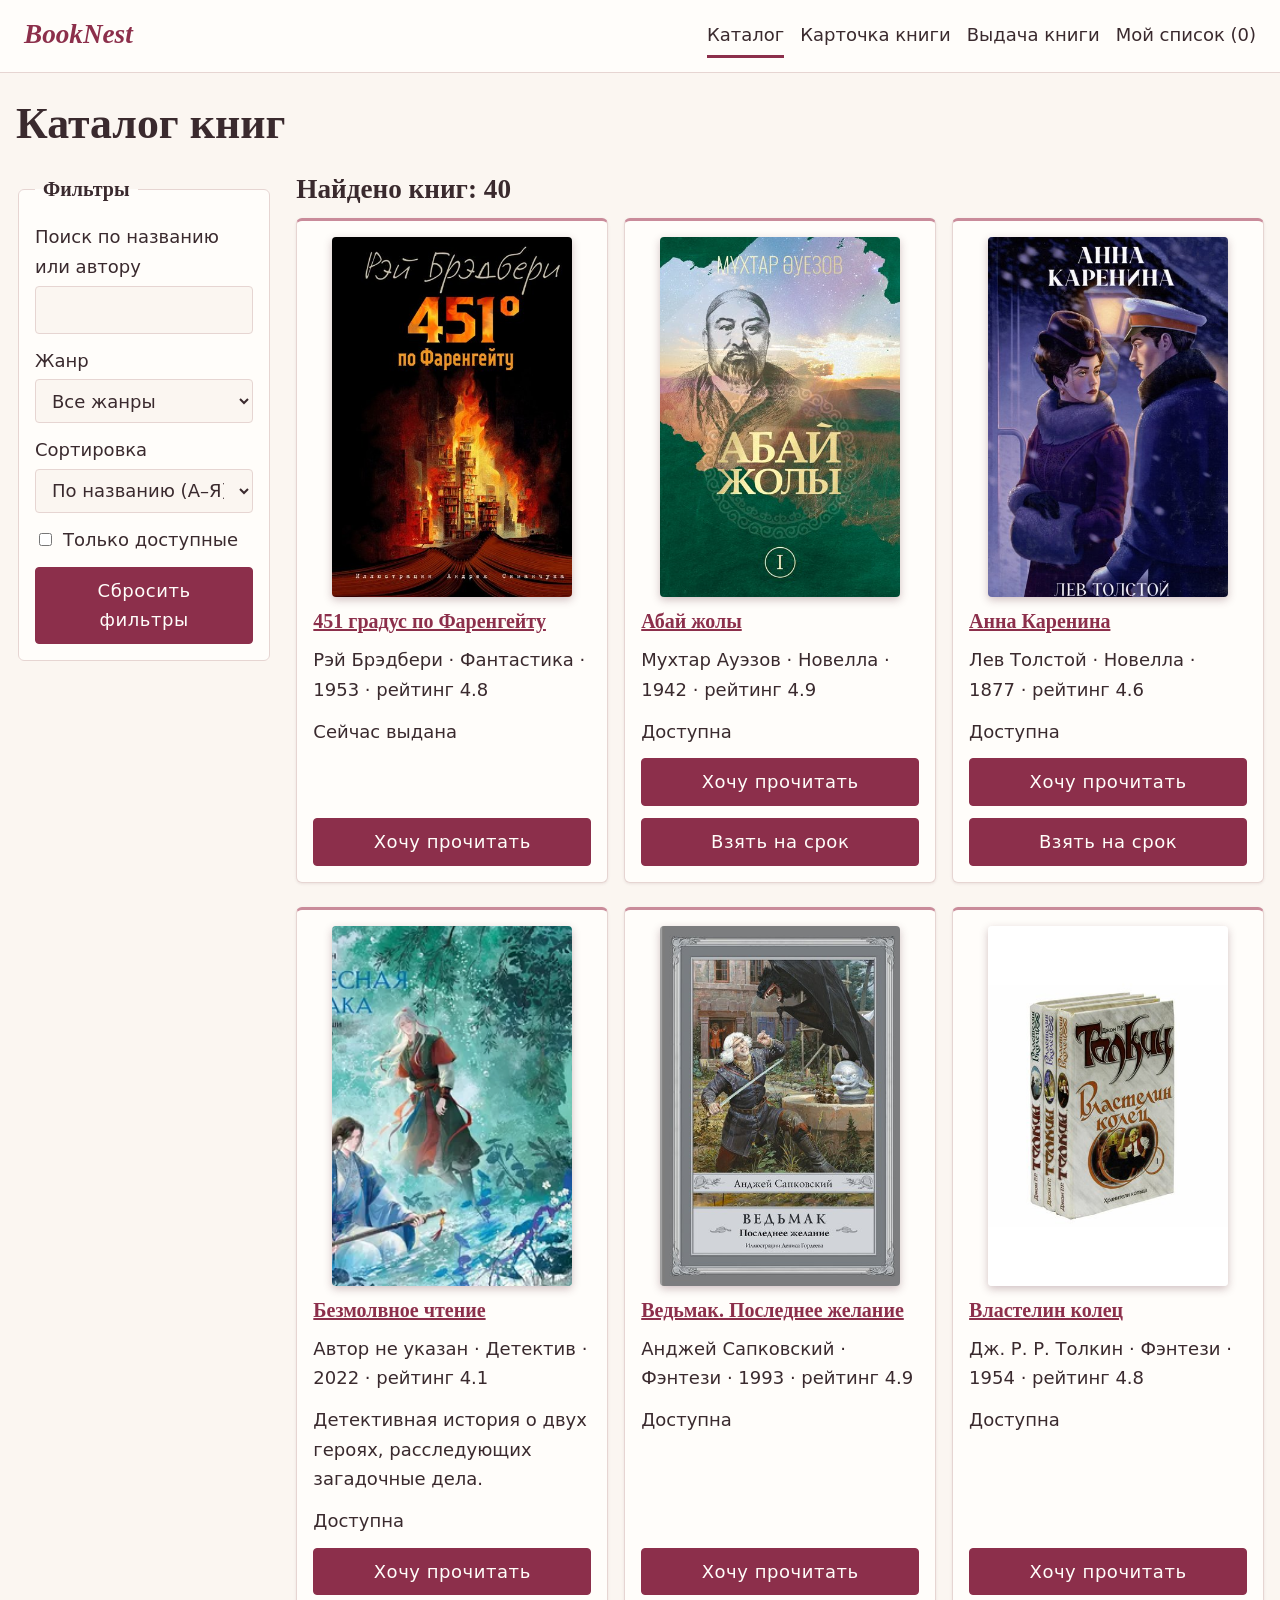
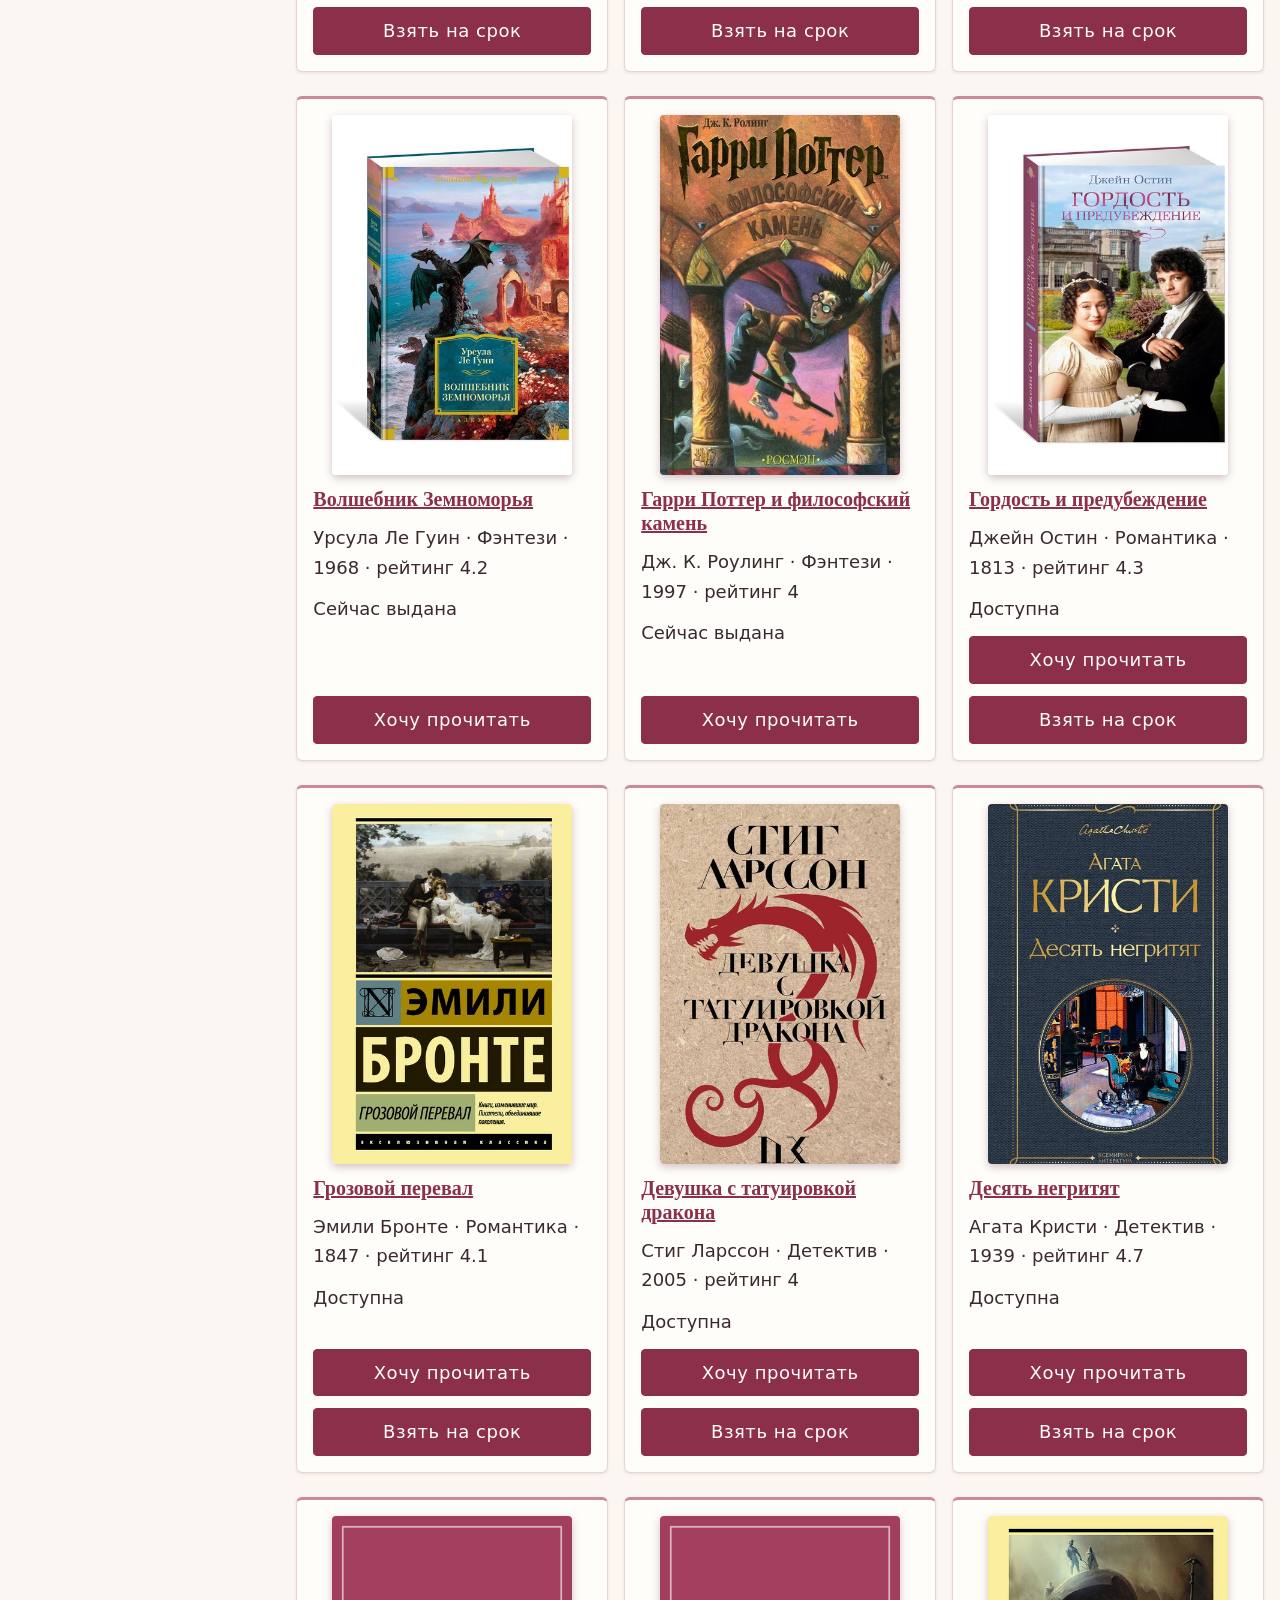
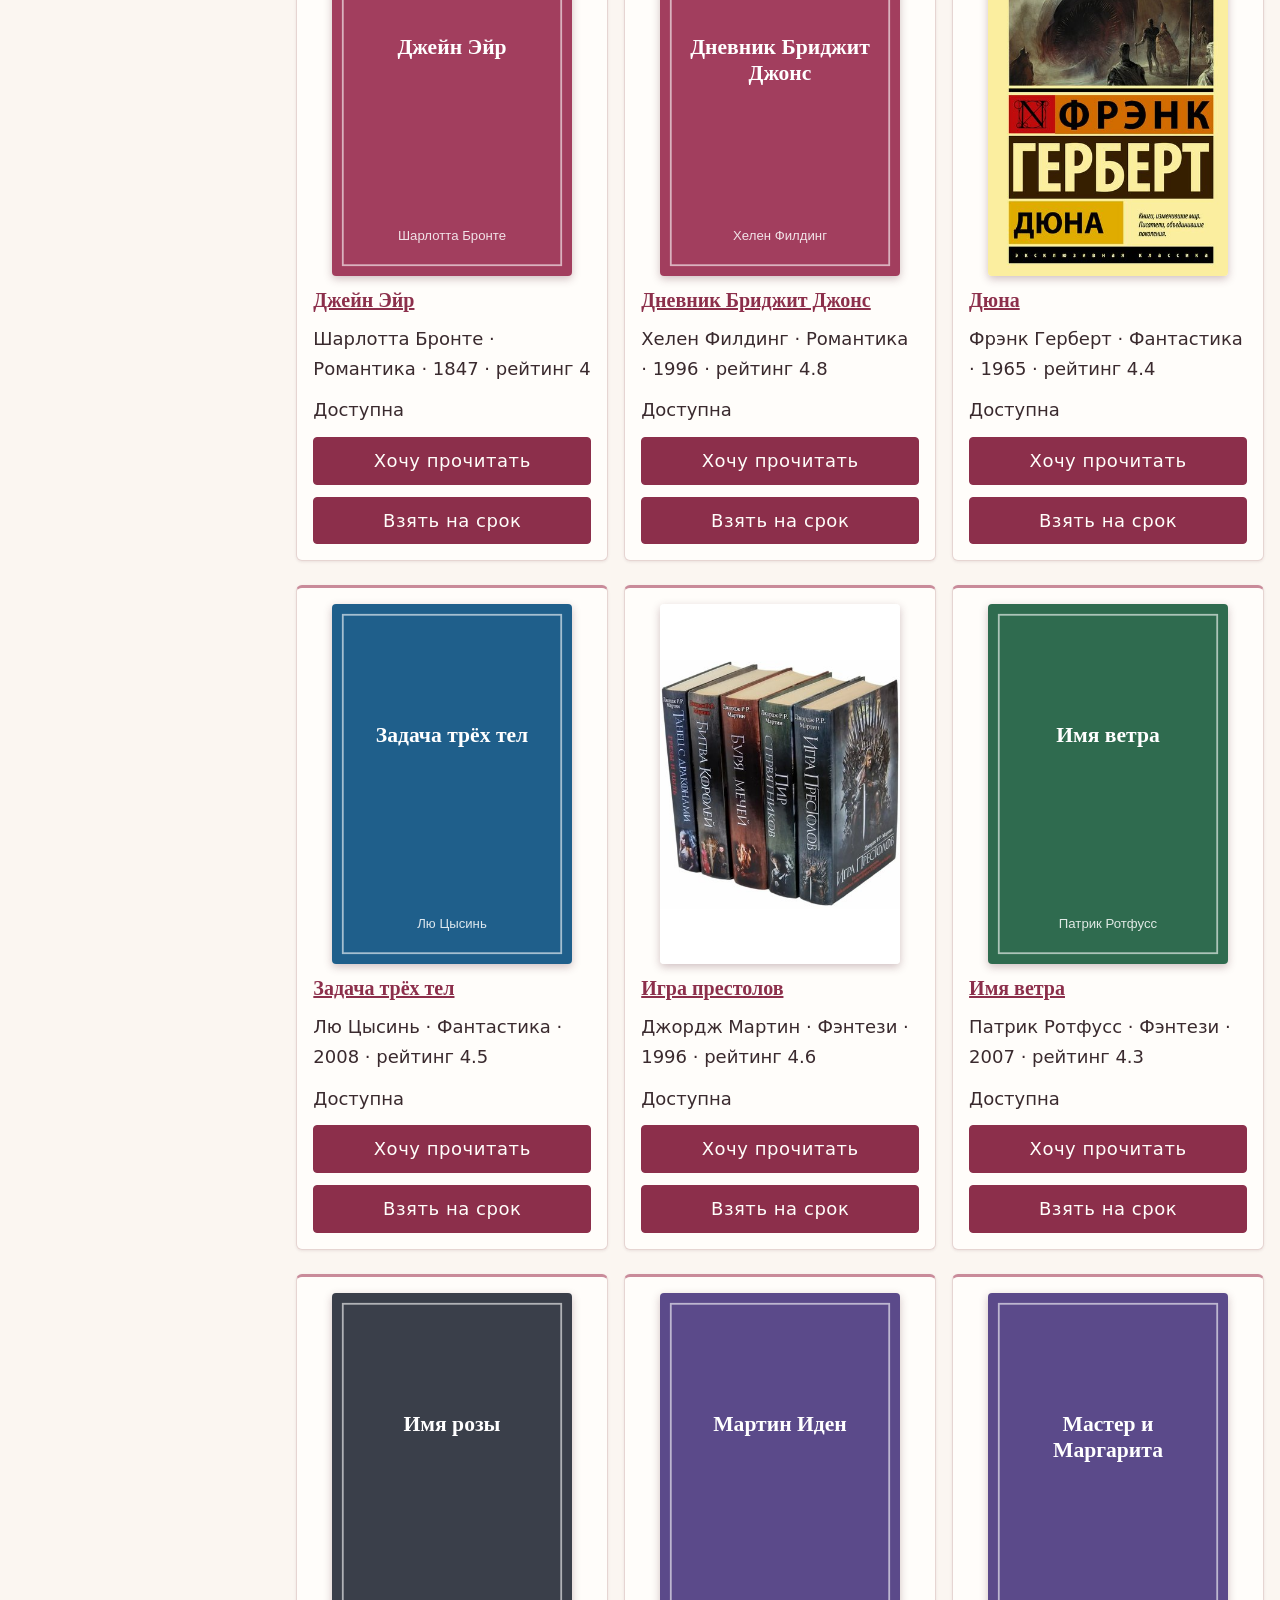
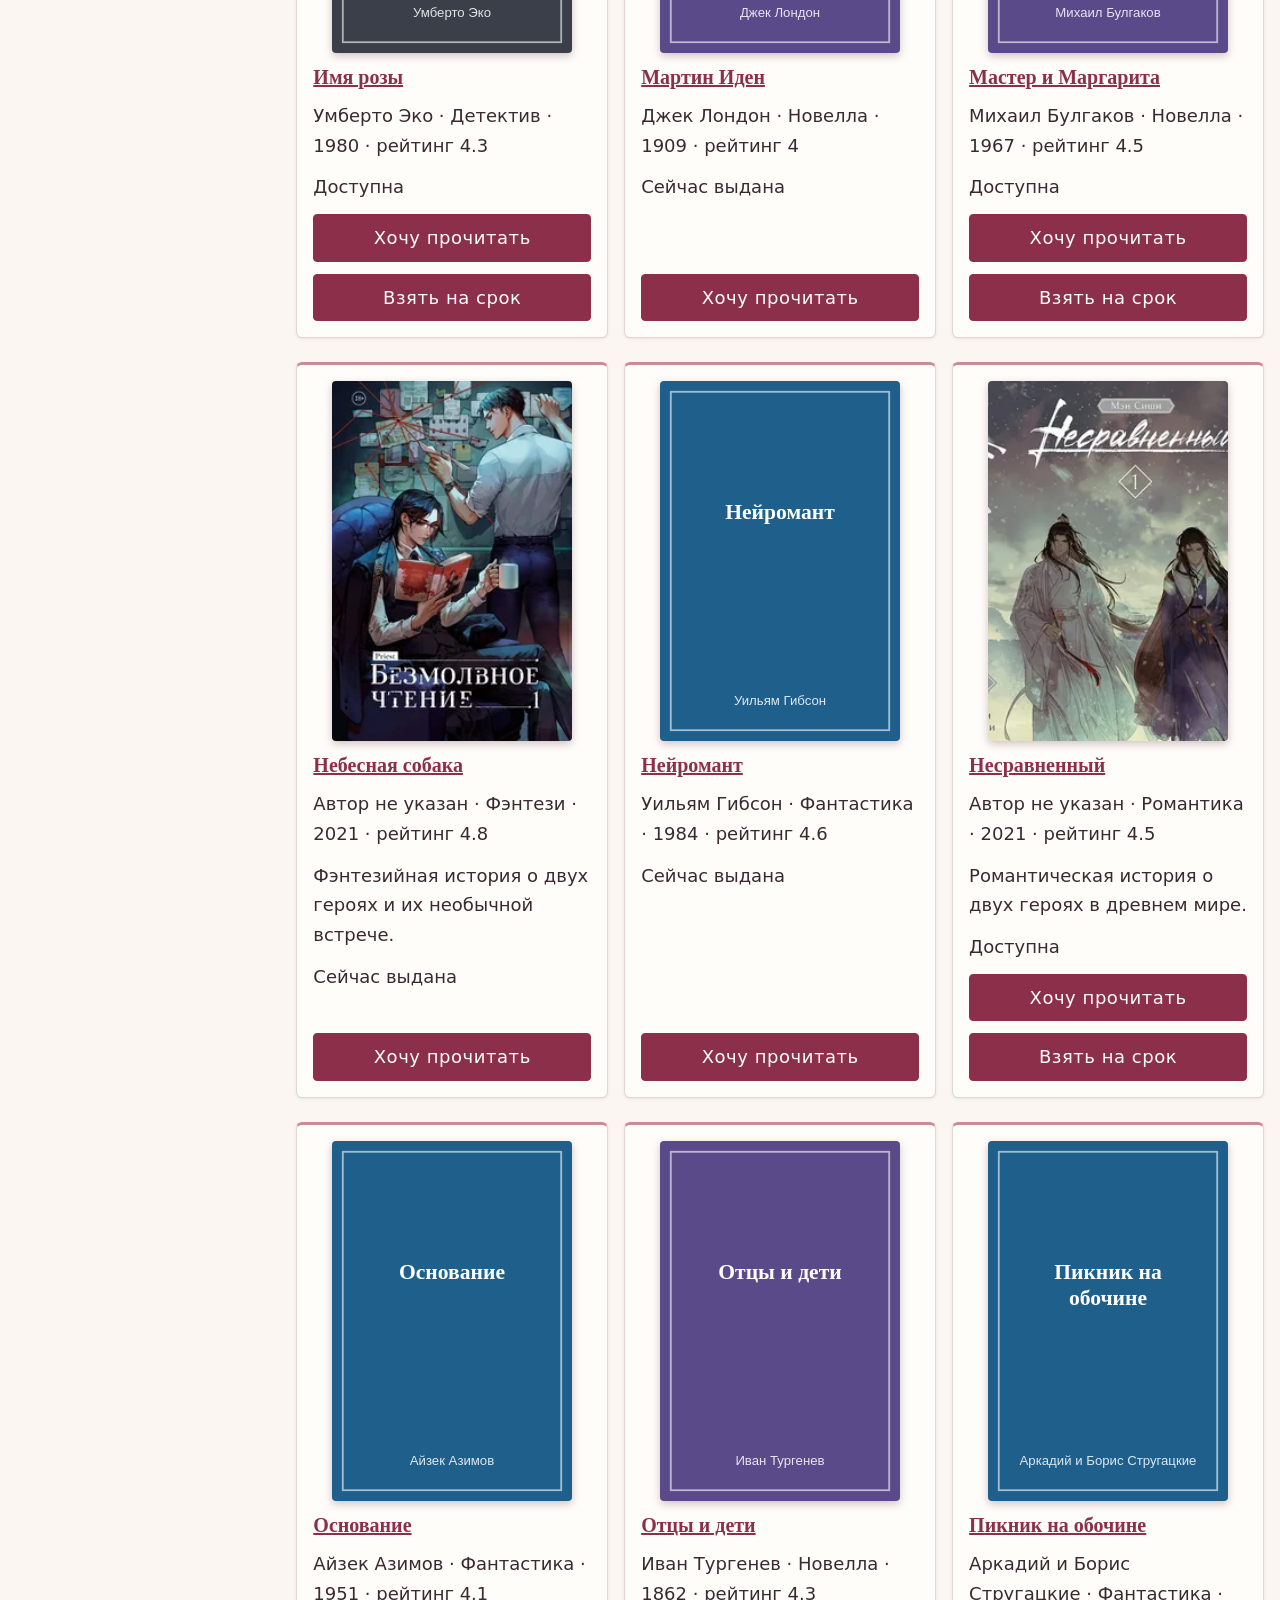
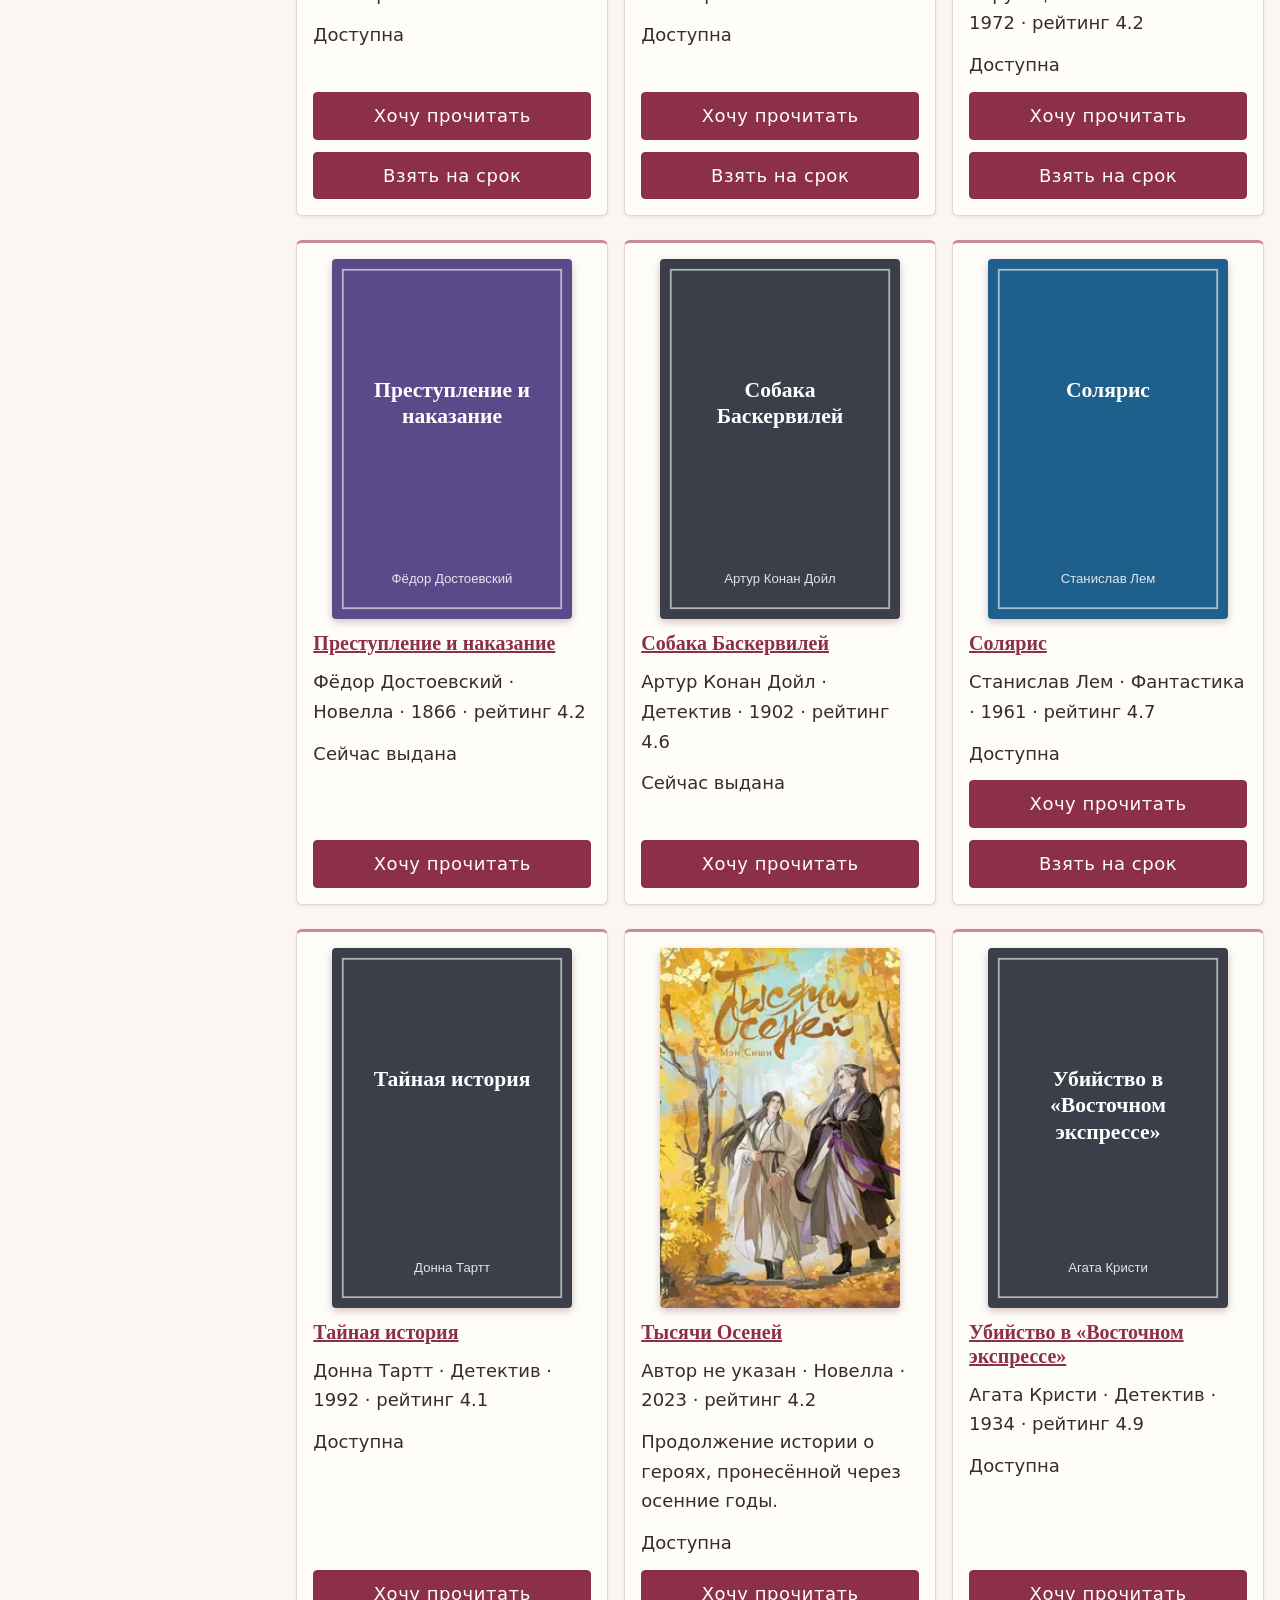
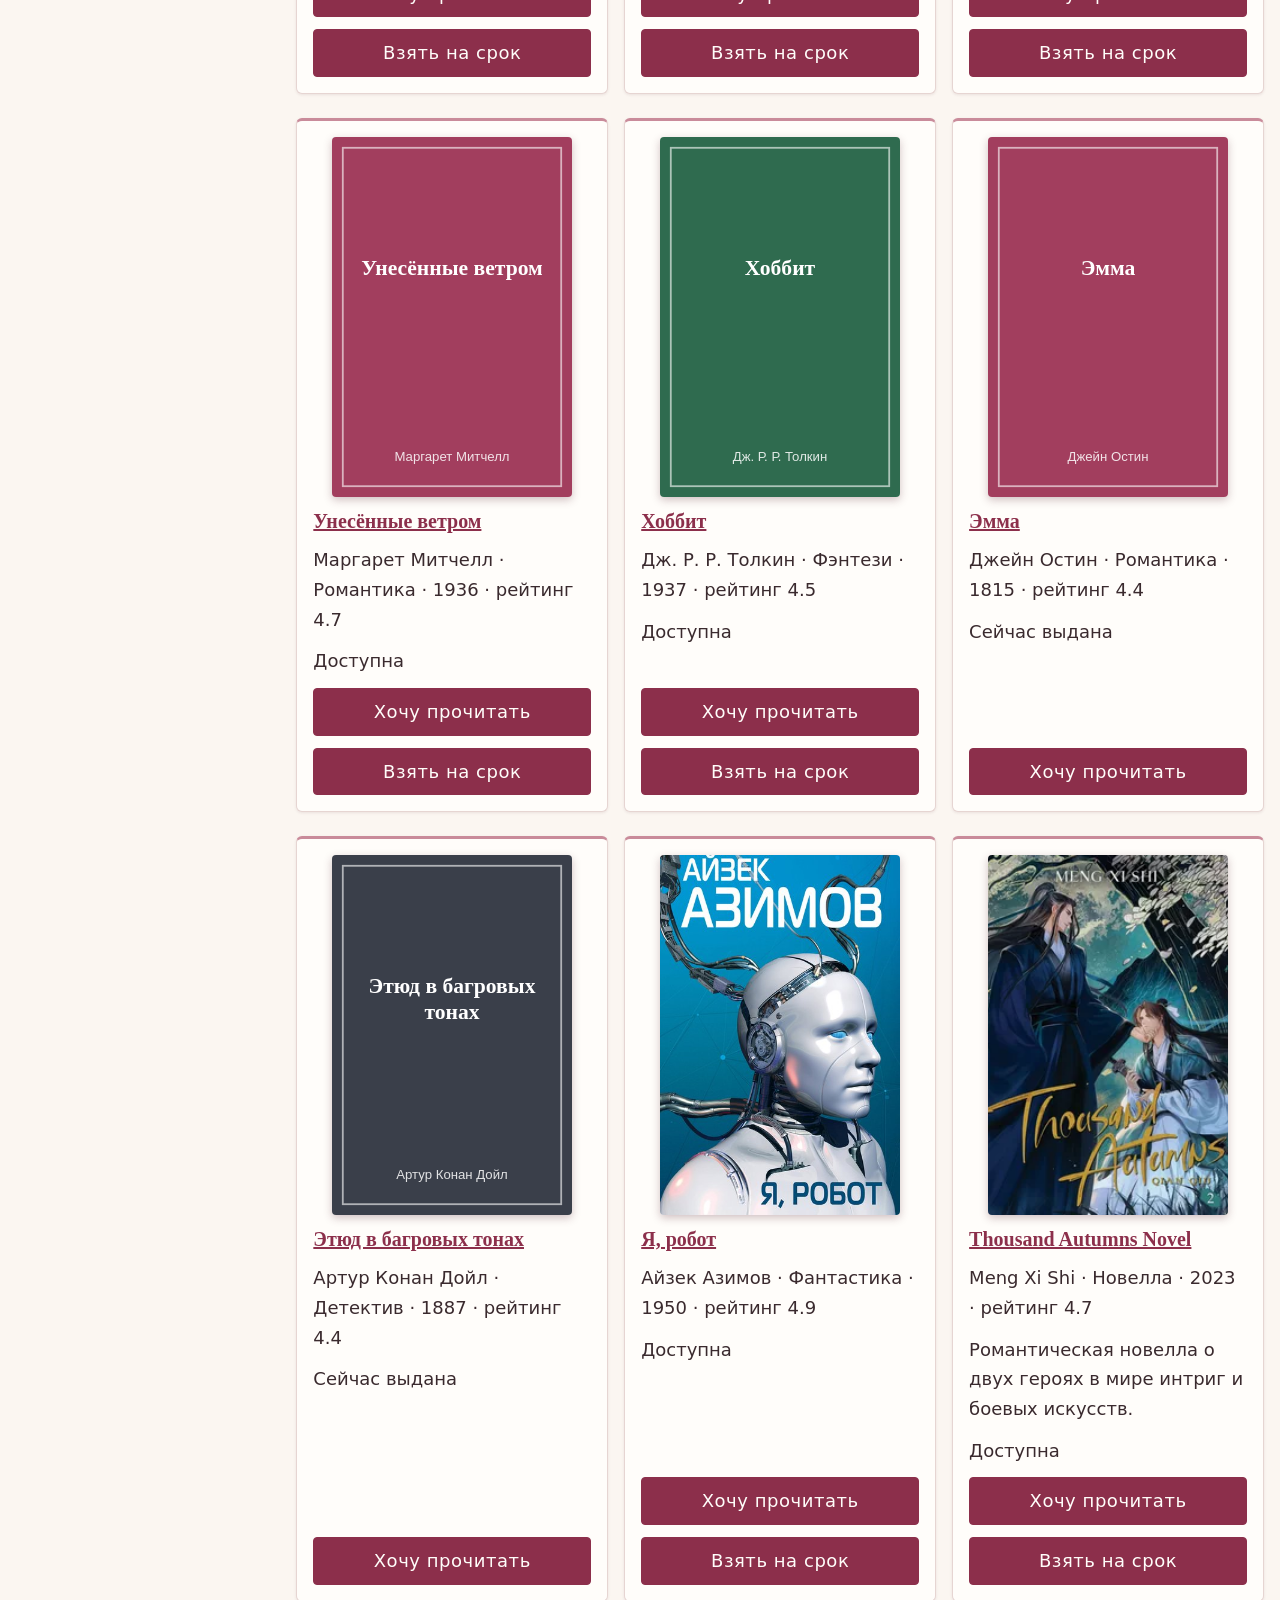
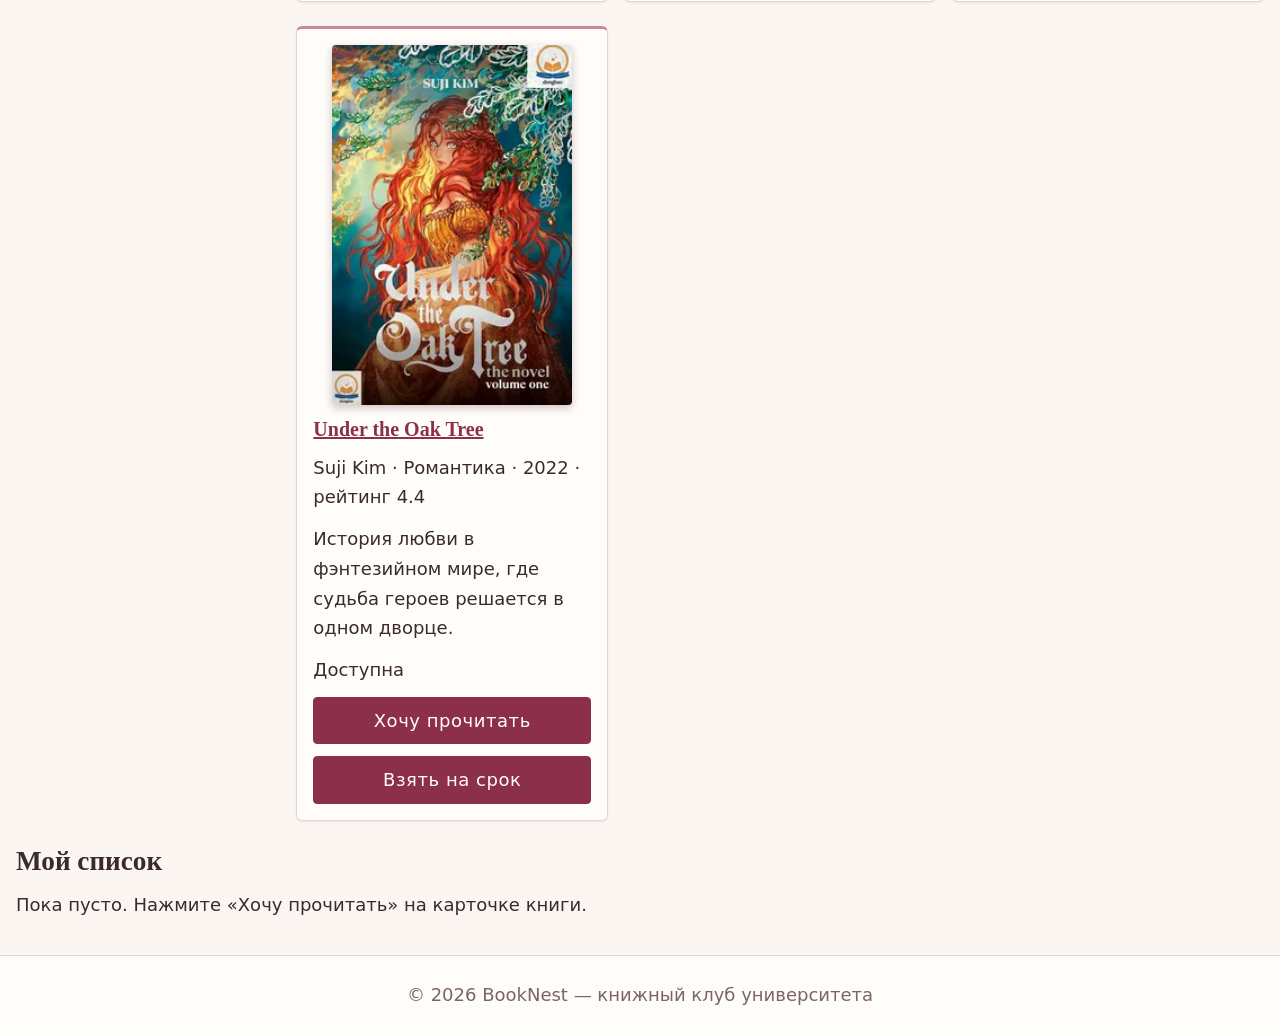
<file: index.html>
<!DOCTYPE html>
<html lang="ru">
<head>
    <meta charset="utf-8">
    <meta name="viewport" content="width=device-width, initial-scale=1">
    <title>BookNest — каталог книг</title>
    <link rel="stylesheet" href="styles/tokens.css">
    <link rel="stylesheet" href="styles/base.css">
    <link rel="stylesheet" href="styles/layout.css">
    <link rel="stylesheet" href="styles/components.css">
</head>
<body>
    <header class="site-header">
        <a class="site-header__brand" href="index.html">BookNest</a>
        <nav aria-label="Основная навигация">
            <ul>
                <li><a href="index.html" aria-current="page">Каталог</a></li>
                <li><a href="book.html">Карточка книги</a></li>
                <li><a href="loan.html">Выдача книги</a></li>
                <li><a href="#wishlist">Мой список (<span id="wish-count">0</span>)</a></li>
            </ul>
        </nav>
    </header>

    <main class="page page--catalog">
        <h1>Каталог книг</h1>

        <form id="filters" class="form filters" action="index.html" method="get">
            <fieldset>
                <legend>Фильтры</legend>
                <p>
                    <label for="q">Поиск по названию или автору</label>
                    <input type="search" id="q" name="q" maxlength="100">
                </p>
                <p>
                    <label for="genre">Жанр</label>
                    <select id="genre" name="genre">
                        <option value="">Все жанры</option>
                        <option value="novel">Новелла</option>
                        <option value="romance">Романтика</option>
                        <option value="fantasy">Фэнтези</option>
                        <option value="detective">Детектив</option>
                        <option value="scifi">Фантастика</option>
                    </select>
                </p>
                <p>
                    <label for="sort">Сортировка</label>
                    <select id="sort" name="sort">
                        <option value="title">По названию (А–Я)</option>
                        <option value="year">По году (новые сначала)</option>
                        <option value="rating">По рейтингу</option>
                    </select>
                </p>
                <p>
                    <input type="checkbox" id="available" name="available" value="1">
                    <label for="available">Только доступные</label>
                </p>
                <button class="btn" type="button" data-action="reset">Сбросить фильтры</button>
            </fieldset>
        </form>

        <section class="results" aria-labelledby="results-title">
            <h2 id="results-title" aria-live="polite">Найдено книг: 0</h2>
            <p id="empty" hidden>
                Ничего не найдено. Измените запрос или
                <button class="btn" type="button" data-action="reset">сбросьте фильтры</button>.
            </p>
            <ul id="catalog"></ul>
        </section>

        <section id="wishlist" aria-labelledby="wishlist-title">
            <h2 id="wishlist-title">Мой список</h2>
            <p id="wishlist-empty">Пока пусто. Нажмите «Хочу прочитать» на карточке книги.</p>
            <ul id="wishlist-list"></ul>
        </section>
    </main>

    <footer class="site-footer">
        <p>© 2026 BookNest — книжный клуб университета</p>
    </footer>

    <script type="module" src="js/main.js"></script>
</body>
</html>
</file>
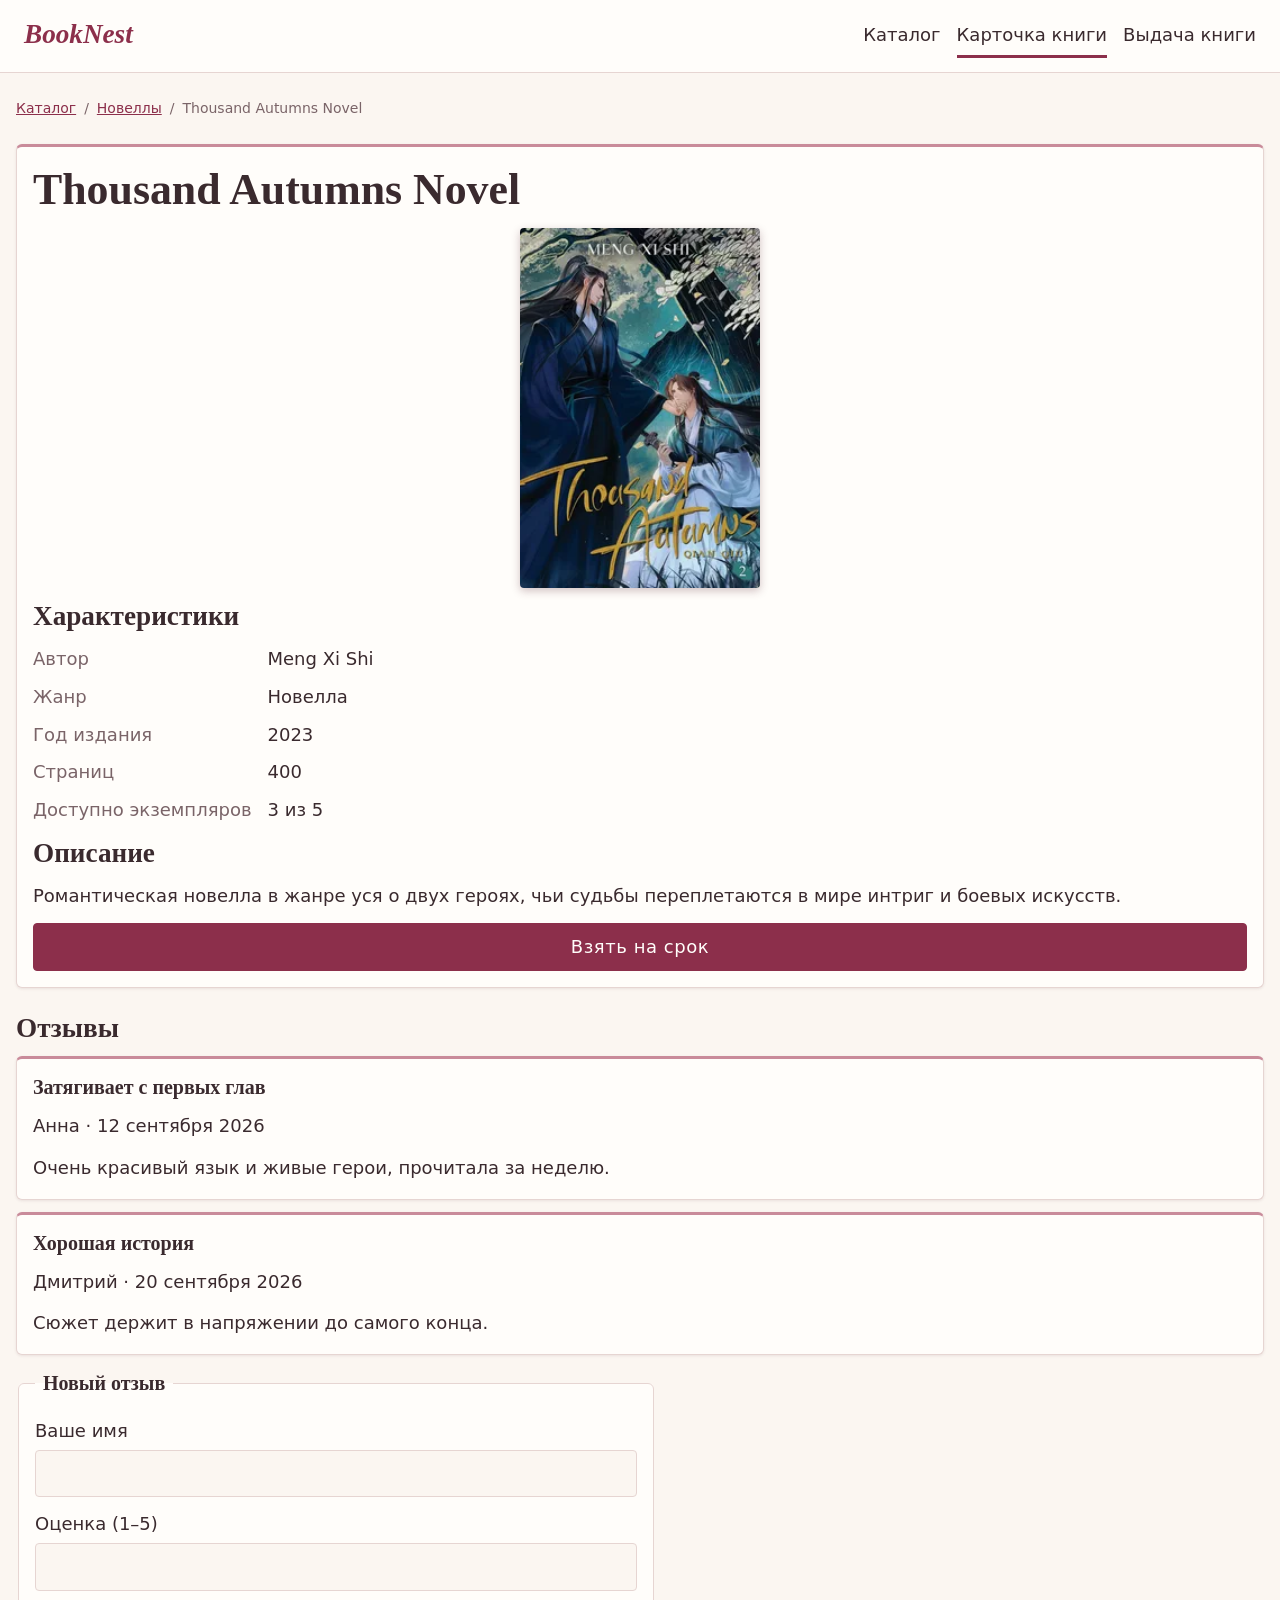
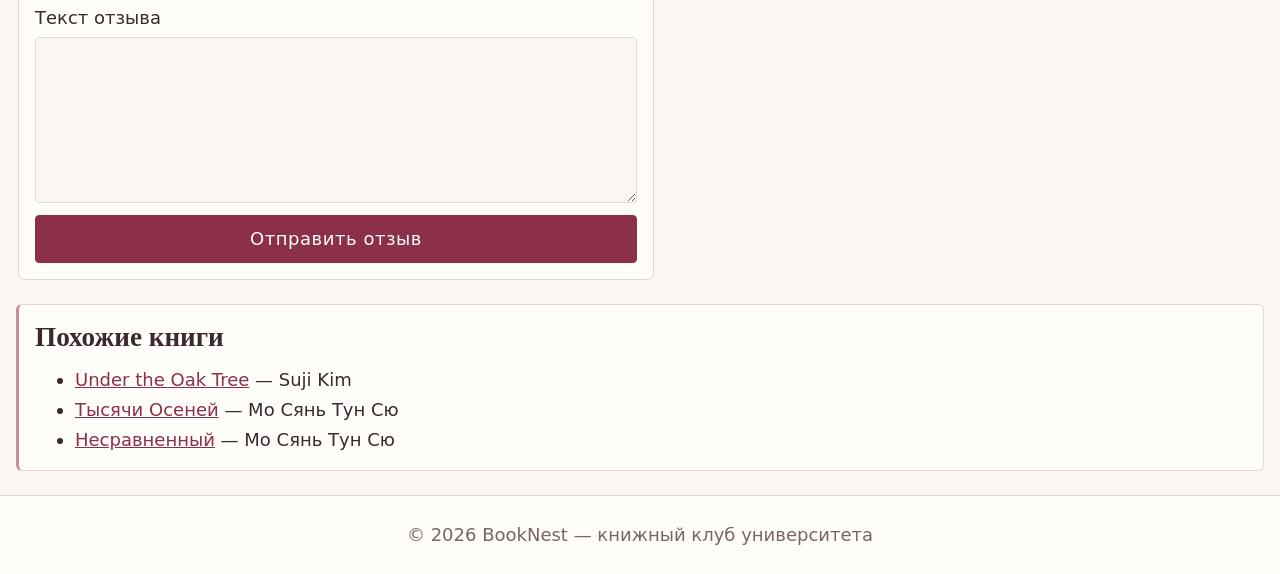
<file: book.html>
<!DOCTYPE html>
<html lang="ru">
<head>
    <meta charset="utf-8">
    <meta name="viewport" content="width=device-width, initial-scale=1">
    <title>BookNest — Thousand Autumns Novel</title>
    <link rel="stylesheet" href="styles/tokens.css">
    <link rel="stylesheet" href="styles/base.css">
    <link rel="stylesheet" href="styles/layout.css">
    <link rel="stylesheet" href="styles/components.css">
</head>
<body>
    <header class="site-header">
        <a class="site-header__brand" href="index.html">BookNest</a>
        <nav aria-label="Основная навигация">
            <ul>
                <li><a href="index.html">Каталог</a></li>
                <li><a href="book.html" aria-current="page">Карточка книги</a></li>
                <li><a href="loan.html">Выдача книги</a></li>
            </ul>
        </nav>
    </header>

    <main class="page">
        <nav class="breadcrumbs" aria-label="Хлебные крошки">
            <ol>
                <li><a href="index.html">Каталог</a></li>
                <li><a href="index.html">Новеллы</a></li>
                <li aria-current="page">Thousand Autumns Novel</li>
            </ol>
        </nav>

        <article class="card">
            <h1>Thousand Autumns Novel</h1>
            <figure>
                <img src="images/cover-1.webp" alt="Обложка книги «Thousand Autumns Novel»" width="300" height="450">
            </figure>

            <section aria-labelledby="specs-title">
                <h2 id="specs-title">Характеристики</h2>
                <dl class="facts">
                    <dt>Автор</dt>
                    <dd>Meng Xi Shi</dd>
                    <dt>Жанр</dt>
                    <dd>Новелла</dd>
                    <dt>Год издания</dt>
                    <dd><time datetime="2023">2023</time></dd>
                    <dt>Страниц</dt>
                    <dd>400</dd>
                    <dt>Доступно экземпляров</dt>
                    <dd>3 из 5</dd>
                </dl>
            </section>

            <section aria-labelledby="desc-title">
                <h2 id="desc-title">Описание</h2>
                <p>Романтическая новелла в жанре уся о двух героях, чьи судьбы переплетаются в мире интриг и боевых искусств.</p>
            </section>

            <a class="btn" href="loan.html">Взять на срок</a>
        </article>

        <section aria-labelledby="reviews-title">
            <h2 id="reviews-title">Отзывы</h2>
            <article class="card">
                <h3>Затягивает с первых глав</h3>
                <p>Анна · <time datetime="2026-09-12">12 сентября 2026</time></p>
                <p>Очень красивый язык и живые герои, прочитала за неделю.</p>
            </article>
            <article class="card">
                <h3>Хорошая история</h3>
                <p>Дмитрий · <time datetime="2026-09-20">20 сентября 2026</time></p>
                <p>Сюжет держит в напряжении до самого конца.</p>
            </article>

            <form class="form" action="book.html" method="get">
                <fieldset>
                    <legend>Новый отзыв</legend>
                    <p>
                        <label for="review-name">Ваше имя</label>
                        <input type="text" id="review-name" name="name" required minlength="2" maxlength="50">
                    </p>
                    <p>
                        <label for="review-rating">Оценка (1–5)</label>
                        <input type="number" id="review-rating" name="rating" required min="1" max="5">
                    </p>
                    <p>
                        <label for="review-text">Текст отзыва</label>
                        <textarea id="review-text" name="text" required minlength="10" maxlength="1000" rows="5"></textarea>
                    </p>
                    <button class="btn" type="submit">Отправить отзыв</button>
                </fieldset>
            </form>
        </section>

        <aside aria-labelledby="similar-title">
            <h2 id="similar-title">Похожие книги</h2>
            <ul>
                <li><a href="book.html">Under the Oak Tree</a> — Suji Kim</li>
                <li><a href="book.html">Тысячи Осеней</a> — Мо Сянь Тун Сю</li>
                <li><a href="book.html">Несравненный</a> — Мо Сянь Тун Сю</li>
            </ul>
        </aside>
    </main>

    <footer class="site-footer">
        <p>© 2026 BookNest — книжный клуб университета</p>
    </footer>
</body>
</html>
</file>
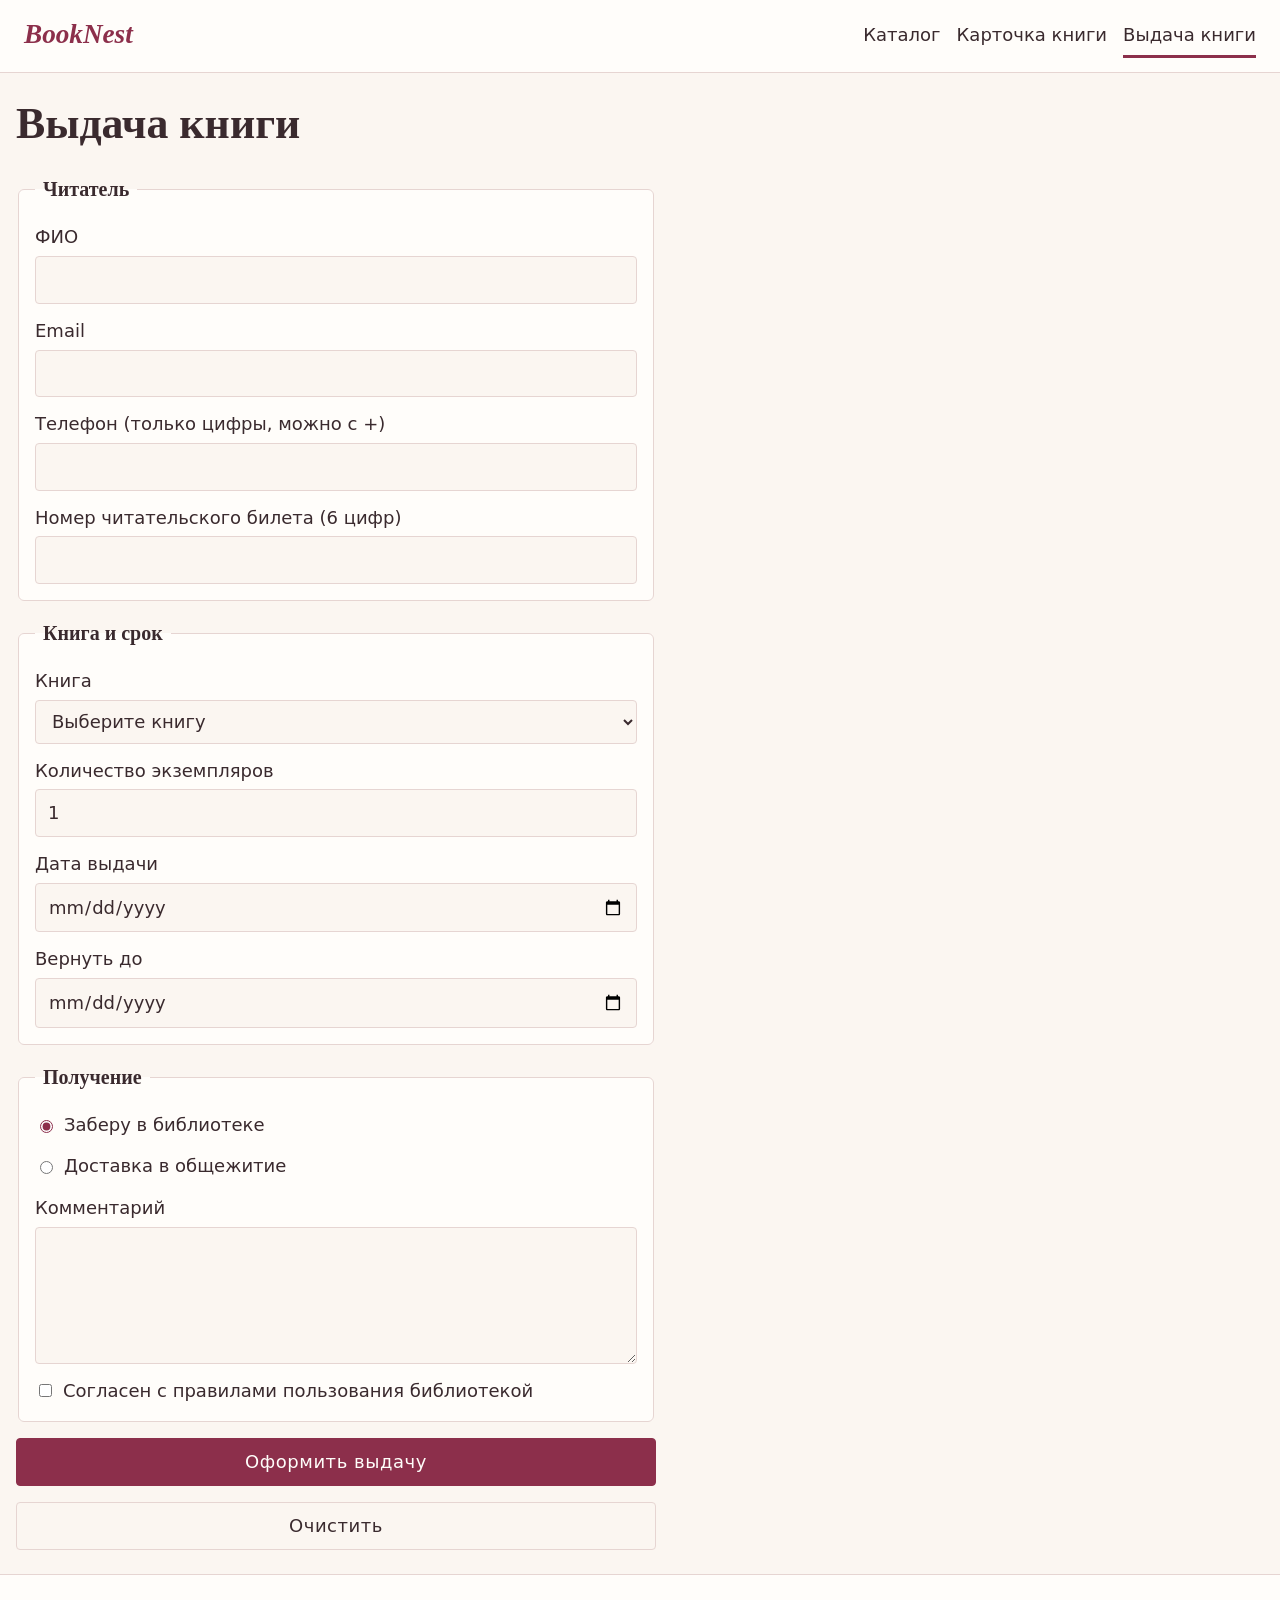
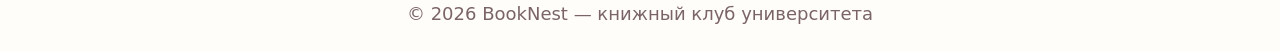
<file: loan.html>
<!DOCTYPE html>
<html lang="ru">
<head>
    <meta charset="utf-8">
    <meta name="viewport" content="width=device-width, initial-scale=1">
    <title>BookNest — выдача книги</title>
    <link rel="stylesheet" href="styles/tokens.css">
    <link rel="stylesheet" href="styles/base.css">
    <link rel="stylesheet" href="styles/layout.css">
    <link rel="stylesheet" href="styles/components.css">
</head>
<body>
    <header class="site-header">
        <a class="site-header__brand" href="index.html">BookNest</a>
        <nav aria-label="Основная навигация">
            <ul>
                <li><a href="index.html">Каталог</a></li>
                <li><a href="book.html">Карточка книги</a></li>
                <li><a href="loan.html" aria-current="page">Выдача книги</a></li>
            </ul>
        </nav>
    </header>

    <main class="page">
        <h1>Выдача книги</h1>

        <form class="form" action="loan.html" method="get">
            <fieldset>
                <legend>Читатель</legend>
                <p>
                    <label for="fullname">ФИО</label>
                    <input type="text" id="fullname" name="fullname" required minlength="3" maxlength="100" autocomplete="name">
                </p>
                <p>
                    <label for="email">Email</label>
                    <input type="email" id="email" name="email" required autocomplete="email">
                </p>
                <p>
                    <label for="phone">Телефон (только цифры, можно с +)</label>
                    <input type="tel" id="phone" name="phone" pattern="\+?[0-9]{10,15}" title="От 10 до 15 цифр, можно начать с +" autocomplete="tel">
                </p>
                <p>
                    <label for="ticket">Номер читательского билета (6 цифр)</label>
                    <input type="text" id="ticket" name="ticket" required pattern="[0-9]{6}" title="Ровно 6 цифр" inputmode="numeric">
                </p>
            </fieldset>

            <fieldset>
                <legend>Книга и срок</legend>
                <p>
                    <label for="book">Книга</label>
                    <select id="book" name="book" required>
                        <option value="">Выберите книгу</option>
                        <option value="1">Thousand Autumns Novel</option>
                        <option value="2">Under the Oak Tree</option>
                        <option value="3">Безмолвное чтение</option>
                        <option value="4">Небесная собака</option>
                        <option value="5">Несравненный</option>
                        <option value="6">Тысячи Осеней</option>
                    </select>
                </p>
                <p>
                    <label for="copies">Количество экземпляров</label>
                    <input type="number" id="copies" name="copies" required min="1" max="3" value="1">
                </p>
                <p>
                    <label for="date-from">Дата выдачи</label>
                    <input type="date" id="date-from" name="date_from" required>
                </p>
                <p>
                    <label for="date-to">Вернуть до</label>
                    <input type="date" id="date-to" name="date_to" required>
                </p>
            </fieldset>

            <fieldset>
                <legend>Получение</legend>
                <p>
                    <input type="radio" id="pickup-library" name="pickup" value="library" checked>
                    <label for="pickup-library">Заберу в библиотеке</label>
                </p>
                <p>
                    <input type="radio" id="pickup-dorm" name="pickup" value="dorm">
                    <label for="pickup-dorm">Доставка в общежитие</label>
                </p>
                <p>
                    <label for="comment">Комментарий</label>
                    <textarea id="comment" name="comment" maxlength="300" rows="4"></textarea>
                </p>
                <p>
                    <input type="checkbox" id="agree" name="agree" required>
                    <label for="agree">Согласен с правилами пользования библиотекой</label>
                </p>
            </fieldset>

            <button class="btn" type="submit">Оформить выдачу</button>
            <button class="btn btn--ghost" type="reset">Очистить</button>
        </form>
    </main>

    <footer class="site-footer">
        <p>© 2026 BookNest — книжный клуб университета</p>
    </footer>
</body>
</html>
</file>
<file: styles/tokens.css>
:root {
    color-scheme: light dark;
    --color-bg: #fbf6f1;
    --color-surface: #fffdfa;
    --color-tint: #f6e7e9;
    --color-text: #3a2a2e;
    --color-text-muted: #7a6468;
    --color-primary: #8c2f4b;
    --color-primary-hover: #6e2238;
    --color-on-primary: #fffdfa;
    --color-accent: #c98b9a;
    --color-border: #e6d5d2;
    --color-danger: #b42318;
    --color-focus: #1f5f8b;
    --space-1: 0.25rem;
    --space-2: 0.5rem;
    --space-3: 0.75rem;
    --space-4: 1rem;
    --space-5: 1.5rem;
    --space-6: 2.5rem;
    --radius-s: 0.25rem;
    --radius-m: 0.375rem;
    --font-body: system-ui, -apple-system, "Segoe UI", Roboto, sans-serif;
    --font-heading: Georgia, "Times New Roman", serif;
    --font-size-body: clamp(1rem, 0.95rem + 0.25vw, 1.125rem);
    --font-size-small: 0.875rem;
    --font-size-h3: 1.25rem;
    --font-size-h2: clamp(1.25rem, 1.1rem + 0.75vw, 1.75rem);
    --font-size-h1: clamp(1.75rem, 1.3rem + 1.8vw, 2.75rem);
    --line-height: 1.65;
    --line-height-tight: 1.2;
    --weight-medium: 500;
    --weight-bold: 700;
    --tracking: 0.03em;
    --shadow-1: 0 1px 3px rgb(90 40 55 / 0.1);
    --shadow-2: 0 8px 20px rgb(90 40 55 / 0.16);
    --shadow-cover: 0 3px 8px rgb(90 40 55 / 0.28);
    --border: 1px solid var(--color-border);
    --accent-width: 3px;
    --focus-width: 3px;
    --opacity-disabled: 0.5;
    --transition: 150ms ease;
    --touch-size: 2.75rem;
    --card-min: 16rem;
    --sidebar-basis: 16rem;
    --content-basis: 40rem;
    --grow-main: 999;
    --container-max: 90rem;
    --form-max: 40rem;
    --measure: 40rem;
    --cover-max: 15rem;
    --ratio-cover: 2 / 3;
}

@media (prefers-color-scheme: dark) {
    :root {
        --color-bg: #1c1317;
        --color-surface: #261a1f;
        --color-tint: #33222a;
        --color-text: #f3e7e4;
        --color-text-muted: #bfa9ad;
        --color-primary: #e6a1b5;
        --color-primary-hover: #f2bccb;
        --color-on-primary: #2a1219;
        --color-accent: #b0687c;
        --color-border: #433037;
        --color-danger: #ff8f84;
        --color-focus: #7cc4f0;
        --shadow-1: 0 1px 3px rgb(0 0 0 / 0.5);
        --shadow-2: 0 8px 20px rgb(0 0 0 / 0.6);
        --shadow-cover: 0 3px 8px rgb(0 0 0 / 0.7);
    }
}
</file>
<file: styles/base.css>
*,
*::before,
*::after {
    box-sizing: border-box;
}

body,
h1, h2, h3, p, ul, ol, dl, dd, figure, blockquote, address {
    margin: 0;
}

body {
    min-height: 100dvh;
    display: flex;
    flex-direction: column;
    font-family: var(--font-body);
    font-size: var(--font-size-body);
    line-height: var(--line-height);
    color: var(--color-text);
    background: var(--color-bg);
    overflow-wrap: anywhere;
}

main {
    flex: 1;
}

h1, h2, h3 {
    font-family: var(--font-heading);
    font-weight: var(--weight-bold);
    line-height: var(--line-height-tight);
}

h1 {
    font-size: var(--font-size-h1);
}

h2 {
    font-size: var(--font-size-h2);
}

h3 {
    font-size: var(--font-size-h3);
}

img {
    display: block;
    max-width: 100%;
    height: auto;
}

a {
    color: var(--color-primary);
}

figure {
    display: flex;
    flex-direction: column;
    gap: var(--space-2);
}

figcaption {
    font-size: var(--font-size-small);
    color: var(--color-text-muted);
}

blockquote {
    padding-inline-start: var(--space-4);
    border-inline-start: var(--accent-width) solid var(--color-accent);
    font-family: var(--font-heading);
    font-style: italic;
}

address {
    font-style: normal;
}

:focus-visible {
    outline: var(--focus-width) solid var(--color-focus);
    outline-offset: var(--space-1);
}

@media (prefers-reduced-motion: reduce) {
    :root {
        --transition: 0s;
    }
}
</file>
<file: styles/layout.css>
.site-header {
    display: flex;
    flex-wrap: wrap;
    align-items: center;
    justify-content: space-between;
    gap: var(--space-2) var(--space-5);
    padding: var(--space-3) var(--space-5);
    background: var(--color-surface);
    border-bottom: var(--border);
}

    .site-header a {
        display: inline-flex;
        align-items: center;
        min-height: var(--touch-size);
        color: var(--color-text);
        text-decoration: none;
        border-bottom: var(--accent-width) solid transparent;
        transition: border-color var(--transition);
    }

        .site-header a:hover,
        .site-header a[aria-current="page"] {
            border-bottom-color: var(--color-primary);
        }

    .site-header .site-header__brand {
        font-family: var(--font-heading);
        font-size: var(--font-size-h2);
        font-style: italic;
        font-weight: var(--weight-bold);
        color: var(--color-primary);
    }

    .site-header ul {
        display: flex;
        flex-wrap: wrap;
        gap: var(--space-2) var(--space-4);
        padding: 0;
        list-style: none;
    }

.page {
    display: flex;
    flex-direction: column;
    gap: var(--space-5);
    width: 100%;
    max-width: var(--container-max);
    padding: var(--space-5) var(--space-4);
    margin-inline: auto;
}

    .page section,
    .page aside {
        display: flex;
        flex-direction: column;
        gap: var(--space-3);
    }

    .page > aside {
        padding: var(--space-4);
        background: var(--color-surface);
        border: var(--border);
        border-inline-start: var(--accent-width) solid var(--color-accent);
        border-radius: var(--radius-m);
    }

.page--catalog {
    flex-direction: row;
    flex-wrap: wrap;
    align-items: flex-start;
}

    .page--catalog > * {
        flex: 1 1 100%;
    }

    .page--catalog > .filters {
        flex: 1 1 var(--sidebar-basis);
    }

    .page--catalog > .results {
        flex: var(--grow-main) 1 var(--content-basis);
        min-width: 0;
    }

.hero {
    align-items: flex-start;
    padding: var(--space-6) var(--space-5);
    background: var(--color-tint);
    border: var(--border);
    border-radius: var(--radius-m);
}

    .hero p {
        max-width: var(--measure);
    }

.results ul {
    display: grid;
    grid-template-columns: repeat(auto-fit, minmax(min(100%, var(--card-min)), 1fr));
    gap: var(--space-5) var(--space-4);
    padding: 0;
    list-style: none;
}

.results li {
    display: flex;
}

.breadcrumbs ol {
    display: flex;
    flex-wrap: wrap;
    gap: var(--space-2);
    padding: 0;
    font-size: var(--font-size-small);
    color: var(--color-text-muted);
    list-style: none;
}

.breadcrumbs li:not(:last-child)::after {
    content: "/";
    padding-inline-start: var(--space-2);
}

.site-footer {
    display: flex;
    flex-direction: column;
    align-items: center;
    gap: var(--space-3);
    padding: var(--space-5) var(--space-4);
    color: var(--color-text-muted);
    text-align: center;
    background: var(--color-surface);
    border-top: var(--border);
}

    .site-footer ul {
        display: flex;
        flex-wrap: wrap;
        justify-content: center;
        gap: var(--space-2) var(--space-4);
        padding: 0;
        list-style: none;
    }

    .site-footer a {
        display: inline-flex;
        align-items: center;
        min-height: var(--touch-size);
    }
</file>
<file: styles/components.css>
.card {
    display: flex;
    flex: 1 1 auto;
    flex-direction: column;
    gap: var(--space-3);
    padding: var(--space-4);
    background: var(--color-surface);
    border: var(--border);
    border-top: var(--accent-width) solid var(--color-accent);
    border-radius: var(--radius-m);
    box-shadow: var(--shadow-1);
    transition: box-shadow var(--transition);
}

    .card:hover {
        box-shadow: var(--shadow-2);
    }

    .card img {
        width: 100%;
        max-width: var(--cover-max);
        align-self: center;
        aspect-ratio: var(--ratio-cover);
        object-fit: cover;
        border-radius: var(--radius-s);
        box-shadow: var(--shadow-cover);
    }

    .card > p:last-of-type {
        flex: 1;
    }

.facts {
    display: grid;
    grid-template-columns: auto 1fr;
    gap: var(--space-2) var(--space-4);
}

    .facts dt {
        color: var(--color-text-muted);
    }

    .facts dd {
        font-weight: var(--weight-medium);
    }

.btn {
    display: inline-flex;
    align-items: center;
    justify-content: center;
    min-height: var(--touch-size);
    padding: var(--space-2) var(--space-5);
    font: inherit;
    font-weight: var(--weight-medium);
    letter-spacing: var(--tracking);
    color: var(--color-on-primary);
    text-decoration: none;
    background: var(--color-primary);
    border: var(--border);
    border-color: var(--color-primary);
    border-radius: var(--radius-s);
    cursor: pointer;
    transition: background var(--transition);
}

    .btn:hover {
        background: var(--color-primary-hover);
    }

.btn--ghost {
    color: var(--color-text);
    background: transparent;
    border-color: var(--color-border);
}

    .btn--ghost:hover {
        background: var(--color-surface);
    }

.btn:disabled {
    opacity: var(--opacity-disabled);
    cursor: not-allowed;
}

.form {
    display: flex;
    flex-direction: column;
    gap: var(--space-4);
    max-width: var(--form-max);
}

    .form fieldset {
        display: flex;
        flex-direction: column;
        gap: var(--space-3);
        min-width: 0;
        padding: var(--space-4);
        background: var(--color-surface);
        border: var(--border);
        border-radius: var(--radius-m);
    }

    .form legend {
        padding-inline: var(--space-2);
        font-family: var(--font-heading);
        font-size: var(--font-size-h3);
        font-weight: var(--weight-bold);
    }

    .form label {
        font-weight: var(--weight-medium);
    }

    .form p {
        display: flex;
        flex-direction: column;
        gap: var(--space-1);
    }

        .form p:has(input[type="checkbox"]),
        .form p:has(input[type="radio"]) {
            flex-direction: row;
            align-items: center;
            gap: var(--space-2);
        }

    .form input,
    .form select,
    .form textarea {
        width: 100%;
        min-height: var(--touch-size);
        padding: var(--space-2) var(--space-3);
        font: inherit;
        color: var(--color-text);
        background: var(--color-bg);
        border: var(--border);
        border-radius: var(--radius-s);
    }

        .form input[type="checkbox"],
        .form input[type="radio"] {
            width: auto;
            min-height: 0;
            accent-color: var(--color-primary);
        }

        .form input:user-invalid,
        .form select:user-invalid,
        .form textarea:user-invalid {
            border-color: var(--color-danger);
        }

    .form :disabled {
        opacity: var(--opacity-disabled);
        cursor: not-allowed;
    }
.btn[aria-pressed="true"] {
    background: var(--ink);
    color: var(--paper);
}
</file>
